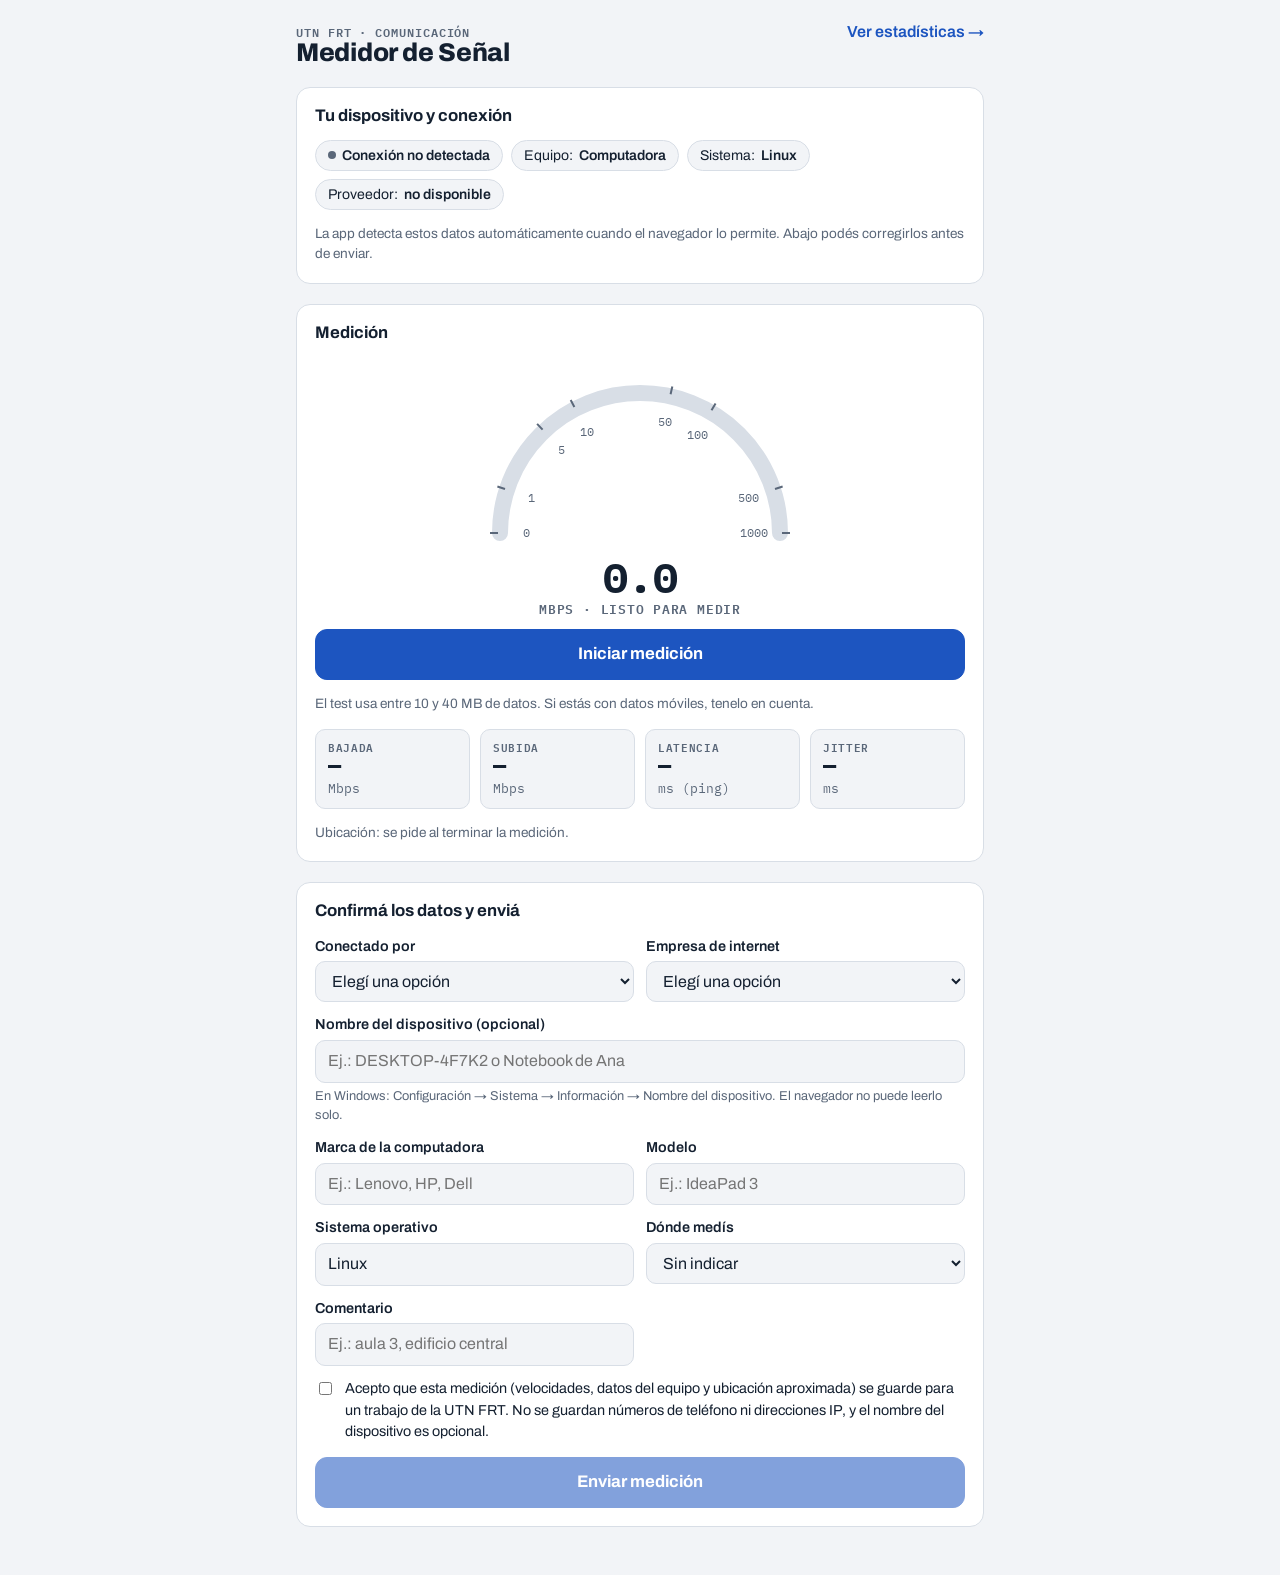
<file: index.html>
<!doctype html>
<html lang="es">
<head>
<meta charset="utf-8">
<meta name="viewport" content="width=device-width, initial-scale=1, viewport-fit=cover">
<title>Medidor de Señal UTN</title>
<link rel="preconnect" href="https://fonts.googleapis.com">
<link rel="stylesheet" href="https://fonts.googleapis.com/css2?family=Archivo:wght@400;600;700;800&family=IBM+Plex+Mono:wght@500;600;700&display=swap">
<link rel="stylesheet" href="estilos.css">
</head>
<body>
<main class="wrap">
  <header class="top">
    <div>
      <div class="eyebrow">UTN FRT · Comunicación</div>
      <h1>Medidor de Señal</h1>
    </div>
    <a class="nav-link" href="estadisticas.html">Ver estadísticas →</a>
  </header>

  <div id="avisoAndroid" class="aviso" hidden>
    <b>¿Tenés Android?</b> Bajá la app y mide todo sola, incluida la señal real en dBm y la SINR.
    <a href="MedidorSenal-UTN.apk" download>Descargar app para Android (APK)</a>
  </div>

  <div id="modoDemo" class="aviso" hidden>
    Modo demo: la app no está conectada a la planilla compartida, así que las mediciones se guardan solo en este navegador.
  </div>

  <section class="card" aria-labelledby="t-disp">
    <h2 id="t-disp">Tu dispositivo y conexión</h2>
    <div class="chips" id="chips">
      <span class="chip"><span class="dot" id="dotConexion"></span><b id="chipConexion">Detectando…</b></span>
      <span class="chip">Equipo: <b id="chipEquipo">…</b></span>
      <span class="chip">Sistema: <b id="chipSO">…</b></span>
      <span class="chip">Proveedor: <b id="chipISP">…</b></span>
    </div>
    <p class="small muted" style="margin:0">
      La app detecta estos datos automáticamente cuando el navegador lo permite. Abajo podés corregirlos antes de enviar.
    </p>
  </section>

  <section class="card" aria-labelledby="t-med">
    <h2 id="t-med">Medición</h2>
    <div class="gauge">
      <svg id="gauge" viewBox="0 0 340 196" role="img" aria-label="Velocidad actual en megabits por segundo"></svg>
      <div class="valor" id="gValor">0.0</div>
      <div class="fase" id="gFase">Mbps · listo para medir</div>
    </div>
    <button class="primario" id="btnMedir">Iniciar medición</button>
    <p class="small muted" style="margin:0">
      El test usa entre 10 y 40 MB de datos. Si estás con datos móviles, tenelo en cuenta.
    </p>
    <div class="metricas">
      <div class="metrica"><div class="k">Bajada</div><div class="v" id="mBajada">—</div><div class="u">Mbps</div></div>
      <div class="metrica"><div class="k">Subida</div><div class="v" id="mSubida">—</div><div class="u">Mbps</div></div>
      <div class="metrica"><div class="k">Latencia</div><div class="v" id="mLatencia">—</div><div class="u">ms (ping)</div></div>
      <div class="metrica"><div class="k">Jitter</div><div class="v" id="mJitter">—</div><div class="u">ms</div></div>
    </div>
    <div class="small muted" id="ubicacionTxt">Ubicación: se pide al terminar la medición.</div>
  </section>

  <section class="card" aria-labelledby="t-form">
    <h2 id="t-form">Confirmá los datos y enviá</h2>
    <form id="form" novalidate>
      <div class="campos">
        <div class="campo">
          <label for="conexion">Conectado por</label>
          <select id="conexion" required>
            <option value="">Elegí una opción</option>
            <option value="WiFi">WiFi</option>
            <option value="Datos móviles">Datos móviles (antena)</option>
            <option value="Cable">Cable (Ethernet)</option>
          </select>
        </div>
        <div class="campo">
          <label for="tecnologia">Tecnología de la red móvil</label>
          <select id="tecnologia">
            <option value="">No sé / no aplica</option>
            <option>5G</option><option>4G</option><option>3G</option><option>2G</option>
          </select>
          <span class="ayuda">Es lo que muestra el celular al lado de las barritas.</span>
        </div>
        <div class="campo">
          <label for="empresa" id="labelEmpresa">Empresa de tu línea</label>
          <select id="empresa" required></select>
        </div>
        <div class="campo full">
          <label for="nombre_dispositivo">Nombre del dispositivo (opcional)</label>
          <input id="nombre_dispositivo" autocomplete="off" maxlength="40" placeholder="Ej.: Galaxy A54 de Ana">
          <span class="ayuda" id="ayudaNombre">Está en Ajustes → Acerca del teléfono. El navegador no puede leerlo solo. Si no querés que aparezca tu nombre, dejalo vacío.</span>
        </div>
        <div class="campo">
          <label for="marca" id="labelMarca">Marca del celular</label>
          <input id="marca" list="marcas" autocomplete="off" required>
          <datalist id="marcas">
            <option>Samsung</option><option>Motorola</option><option>Xiaomi</option><option>Apple</option>
            <option>Huawei</option><option>Google</option><option>Oppo</option><option>Realme</option>
            <option>Vivo</option><option>LG</option><option>TCL/Alcatel</option><option>ZTE</option><option>Nokia</option>
          </datalist>
        </div>
        <div class="campo">
          <label for="modelo">Modelo</label>
          <input id="modelo" autocomplete="off" placeholder="Ej.: Galaxy A54">
        </div>
        <div class="campo">
          <label for="so">Sistema operativo</label>
          <input id="so" autocomplete="off" required>
        </div>
        <div class="campo">
          <label for="senal_dbm">Señal en dBm (opcional)</label>
          <input id="senal_dbm" type="number" inputmode="numeric" min="-140" max="-30" placeholder="Ej.: -95">
          <span class="ayuda">Android: Ajustes → Acerca del teléfono → Estado → Estado de la SIM → Intensidad de la señal.</span>
        </div>
        <div class="campo">
          <label for="barras">Barritas de señal</label>
          <select id="barras">
            <option value="">No sé</option>
            <option>0</option><option>1</option><option>2</option><option>3</option><option>4</option><option>5</option>
          </select>
        </div>
        <div class="campo">
          <label for="lugar">Dónde medís</label>
          <select id="lugar">
            <option value="">Sin indicar</option>
            <option>Interior</option><option>Exterior</option><option>En movimiento</option>
          </select>
        </div>
        <div class="campo">
          <label for="comentario">Comentario</label>
          <input id="comentario" autocomplete="off" placeholder="Ej.: aula 3, edificio central">
        </div>
        <div class="campo full" id="analisis" hidden>
          <div class="aviso small" id="analisisTxt"></div>
        </div>
        <div class="campo full">
          <label class="check" for="consentimiento">
            <input type="checkbox" id="consentimiento" required>
            <span>Acepto que esta medición (velocidades, datos del equipo y ubicación aproximada) se guarde para un trabajo de la UTN FRT. No se guardan números de teléfono ni direcciones IP, y el nombre del dispositivo es opcional.</span>
          </label>
        </div>
      </div>
      <button class="primario" type="submit" id="btnEnviar" disabled>Enviar medición</button>
      <div id="estado" class="aviso" hidden></div>
    </form>
  </section>
</main>

<script src="config.js"></script>
<script src="teoria.js"></script>
<script>
"use strict";
const $ = (id) => document.getElementById(id);
const CFG = window.CONFIG;
const medicion = {};          // datos detectados y medidos
let medido = false;

// ---------- Velocímetro (escala logarítmica 0–1000 Mbps) ----------
const G = { cx: 170, cy: 176, r: 140, max: 1000 };
const frac = (v) => Math.min(1, Math.log10(1 + Math.max(0, v)) / Math.log10(1 + G.max));
function punto(f, r) {
  const a = Math.PI - f * Math.PI;
  return [G.cx + r * Math.cos(a), G.cy - r * Math.sin(a)];
}
function arco(f) {
  const [x0, y0] = punto(0, G.r), [x1, y1] = punto(f, G.r);
  return `M ${x0.toFixed(1)} ${y0.toFixed(1)} A ${G.r} ${G.r} 0 0 1 ${x1.toFixed(1)} ${y1.toFixed(1)}`;
}
function dibujarGauge(v) {
  const ticks = [0, 1, 5, 10, 50, 100, 500, 1000];
  const marcas = ticks.map((t) => {
    const [x0, y0] = punto(frac(t), G.r + 10), [x1, y1] = punto(frac(t), G.r + 2);
    const [lx, ly] = punto(frac(t), G.r - 26);
    return `<line x1="${x0}" y1="${y0}" x2="${x1}" y2="${y1}" stroke="var(--muted)" stroke-width="2"/>
            <text x="${lx}" y="${ly + 4}" text-anchor="middle" font-family="IBM Plex Mono, monospace" font-size="12" fill="var(--muted)">${t}</text>`;
  }).join("");
  $("gauge").innerHTML = `
    <path d="${arco(1)}" fill="none" stroke="var(--line)" stroke-width="16" stroke-linecap="round"/>
    ${v > 0 ? `<path d="${arco(frac(v))}" fill="none" stroke="var(--accent)" stroke-width="16" stroke-linecap="round"/>` : ""}
    ${marcas}`;
}
function mostrarVelocidad(v, fase) {
  dibujarGauge(v);
  $("gValor").textContent = v >= 100 ? v.toFixed(0) : v.toFixed(1);
  $("gFase").textContent = fase;
}

// ---------- Detección del dispositivo ----------
const REGLAS_MARCA = [
  [/iPhone|iPad|iPod|Macintosh/i, "Apple"],
  [/^SM-|Galaxy|samsung/i, "Samsung"],
  [/moto|^XT\d{4}/i, "Motorola"],
  [/Redmi|POCO|Xiaomi|^Mi |^M2\d{3}|^2\d{6}/i, "Xiaomi"],
  [/Pixel/i, "Google"],
  [/HUAWEI|Honor|^[A-Z]{3}-L\d/i, "Huawei"],
  [/^CPH\d|OPPO/i, "Oppo"],
  [/^RMX\d|realme/i, "Realme"],
  [/^V\d{4}|vivo/i, "Vivo"],
  [/^LM-|LG-/i, "LG"],
  [/TCL|Alcatel|^T\d{3}[A-Z]/i, "TCL/Alcatel"],
  [/ZTE|Blade/i, "ZTE"],
  [/Nokia|^TA-\d/i, "Nokia"],
];
// Samsung informa un código (SM-A546E); se traduce al nombre comercial de los modelos más comunes.
const SAMSUNG = {
  A032: "Galaxy A03 Core", A035: "Galaxy A03", A045: "Galaxy A04", A047: "Galaxy A04s", A055: "Galaxy A05", A057: "Galaxy A05s",
  A135: "Galaxy A13", A145: "Galaxy A14", A146: "Galaxy A14 5G", A155: "Galaxy A15", A156: "Galaxy A15 5G",
  A245: "Galaxy A24", A256: "Galaxy A25 5G", A325: "Galaxy A32", A336: "Galaxy A33 5G", A346: "Galaxy A34 5G",
  A356: "Galaxy A35 5G", A525: "Galaxy A52", A536: "Galaxy A53 5G", A546: "Galaxy A54 5G", A556: "Galaxy A55 5G",
  G991: "Galaxy S21", S901: "Galaxy S22", S911: "Galaxy S23", S918: "Galaxy S23 Ultra", S921: "Galaxy S24", S928: "Galaxy S24 Ultra",
};
function nombreComercial(modelo) {
  const m = modelo.match(/^SM-([A-Z]\d{3})/i);
  if (m && SAMSUNG[m[1].toUpperCase()]) return `${SAMSUNG[m[1].toUpperCase()]} (${modelo})`;
  return modelo;
}
function marcaDesde(texto) {
  for (const [re, m] of REGLAS_MARCA) if (re.test(texto)) return m;
  return "";
}

async function detectarDispositivo() {
  const ua = navigator.userAgent;
  let so = "Otro", version = "", modelo = "";
  if (/iPhone|iPad|iPod/.test(ua)) {
    so = "iOS";
    const m = ua.match(/OS (\d+)[_.](\d+)/); if (m) version = `${m[1]}.${m[2]}`;
    modelo = /iPad/.test(ua) ? "iPad" : "iPhone";
  } else if (/Android/.test(ua)) {
    so = "Android";
    const m = ua.match(/Android (\d+(?:\.\d+)?)/); if (m) version = m[1];
    const mm = ua.match(/Android [^;]*; ([^;)]+)[;)]/); if (mm && mm[1].trim() !== "K") modelo = mm[1].trim();
  } else if (/Windows NT/.test(ua)) { so = "Windows"; }
  else if (/Mac OS X/.test(ua)) { so = "macOS"; }
  else if (/Linux/.test(ua)) { so = "Linux"; }

  // Chrome en Android da el modelo real con Client Hints (el user agent lo oculta como "K").
  if (navigator.userAgentData?.getHighEntropyValues) {
    try {
      const h = await navigator.userAgentData.getHighEntropyValues(["model", "platformVersion"]);
      if (h.model) modelo = h.model;
      if (so === "Android" && h.platformVersion) version = h.platformVersion.split(".")[0];
      if (so === "Windows" && h.platformVersion) version = parseInt(h.platformVersion) >= 13 ? "11" : "10";
    } catch (e) { /* sin client hints */ }
  }
  const movil = /Mobi|Android|iPhone|iPod/.test(ua) || navigator.userAgentData?.mobile;
  const tablet = /iPad|Tablet/.test(ua);
  const navegador = /EdgA?\//.test(ua) ? "Edge" : /SamsungBrowser/.test(ua) ? "Samsung Internet"
    : /Firefox|FxiOS/.test(ua) ? "Firefox" : /CriOS|Chrome/.test(ua) ? "Chrome" : /Safari/.test(ua) ? "Safari" : "Otro";

  const marca = marcaDesde(modelo) || marcaDesde(ua);
  modelo = nombreComercial(modelo);
  Object.assign(medicion, {
    tipo_dispositivo: tablet ? "Tablet" : movil ? "Celular" : "Computadora",
    marca,
    modelo, so, version_so: version, navegador,
  });
  $("chipEquipo").textContent = [medicion.marca, modelo].filter(Boolean).join(" ") || medicion.tipo_dispositivo;
  if (medicion.tipo_dispositivo === "Computadora") {
    // En PC el navegador no informa ni la marca ni el nombre del equipo: se cargan a mano.
    $("labelMarca").textContent = "Marca de la computadora";
    $("labelEmpresa").textContent = "Empresa de internet";
    $("marca").placeholder = "Ej.: Lenovo, HP, Dell";
    $("modelo").placeholder = "Ej.: IdeaPad 3";
    $("nombre_dispositivo").placeholder = "Ej.: DESKTOP-4F7K2 o Notebook de Ana";
    $("ayudaNombre").textContent = so === "macOS"
      ? "Está en Ajustes del Sistema → General → Información. El navegador no puede leerlo solo."
      : "En Windows: Configuración → Sistema → Información → Nombre del dispositivo. El navegador no puede leerlo solo.";
    for (const id of ["tecnologia", "senal_dbm", "barras"]) $(id).closest(".campo").hidden = true;
  }
  $("chipSO").textContent = `${so} ${version}`.trim();
  $("marca").value = medicion.marca;
  $("modelo").value = modelo;
  $("so").value = `${so} ${version}`.trim();
}

// ---------- Tipo de conexión (API Network Information, solo Chrome Android) ----------
function detectarConexion() {
  const c = navigator.connection;
  const tipo = c?.type;   // "wifi", "cellular", "ethernet"...
  let conexion = "";
  if (tipo === "wifi") conexion = "WiFi";
  else if (tipo === "cellular") conexion = "Datos móviles";
  else if (tipo === "ethernet") conexion = "Cable";
  medicion.tipo_red_detectado = [tipo, c?.effectiveType].filter(Boolean).join(" / ");
  if (conexion) $("conexion").value = conexion;
  pintarConexion(conexion);
}
function pintarConexion(txt) {
  $("chipConexion").textContent = txt || "Conexión no detectada";
  $("dotConexion").className = "dot" + (txt === "WiFi" ? " wifi" : txt === "Datos móviles" ? " datos" : "");
}

// ---------- Proveedor de internet por IP ----------
function empresaDesde(isp) {
  const s = (isp || "").toLowerCase();
  if (/claro|amx/.test(s)) return "Claro";
  if (/telef[oó]nica|movistar/.test(s)) return "Movistar";
  if (/telecom|personal/.test(s)) return "Personal";
  return "";
}
async function detectarISP() {
  try {
    const r = await fetch(CFG.IP_INFO_URL, { cache: "no-store" });
    const d = await r.json();
    if (!d.success) throw new Error("sin datos");
    medicion.isp_detectado = d.connection?.isp || d.connection?.org || "";
    medicion.asn = d.connection?.asn ? "AS" + d.connection.asn : "";
    medicion.ciudad = d.city || "";
    medicion._ipLat = d.latitude; medicion._ipLon = d.longitude;
    $("chipISP").textContent = medicion.isp_detectado || "desconocido";
    sugerirEmpresa();
  } catch (e) {
    $("chipISP").textContent = "no disponible";
  }
}
// Con datos móviles, el proveedor de la IP ES la empresa de la línea. Con WiFi es el proveedor de la casa.
function sugerirEmpresa() {
  const sug = empresaDesde(medicion.isp_detectado);
  const esProveedor = $("conexion").value === "Datos móviles" || medicion.tipo_dispositivo === "Computadora";
  if (esProveedor && sug && !$("empresa").value) $("empresa").value = sug;
}

// ---------- Test de velocidad ----------
const host = CFG.SPEED_HOST;
const mediana = (a) => { const s = [...a].sort((x, y) => x - y); const m = s.length >> 1; return s.length % 2 ? s[m] : (s[m - 1] + s[m]) / 2; };

async function medirLatencia(n = 10) {
  const tiempos = [];
  for (let i = 0; i < n + 1; i++) {
    const t0 = performance.now();
    await fetch(`${host}/__down?bytes=0&r=${Math.random()}`, { cache: "no-store" });
    const t = performance.now() - t0;
    if (i > 0) tiempos.push(t);              // la primera incluye la conexión TLS: se descarta
    mostrarVelocidad(0, `Latencia · ${t.toFixed(0)} ms`);
  }
  let jit = 0;
  for (let i = 1; i < tiempos.length; i++) jit += Math.abs(tiempos[i] - tiempos[i - 1]);
  return { latencia: mediana(tiempos), jitter: jit / (tiempos.length - 1) };
}

async function bajar(bytes) {
  const t0 = performance.now();
  const r = await fetch(`${host}/__down?bytes=${bytes}&r=${Math.random()}`, { cache: "no-store" });
  const lector = r.body.getReader();
  let recibidos = 0;
  for (;;) {
    const { done, value } = await lector.read();
    if (done) break;
    recibidos += value.length;
    const s = (performance.now() - t0) / 1000;
    if (s > 0.15) mostrarVelocidad((recibidos * 8) / s / 1e6, "Mbps · bajada");
  }
  const s = (performance.now() - t0) / 1000;
  return { mbps: (recibidos * 8) / s / 1e6, s };
}

async function subir(bytes) {
  const datos = new Uint8Array(bytes);
  crypto.getRandomValues(datos.subarray(0, Math.min(bytes, 65536)));
  const t0 = performance.now();
  await fetch(`${host}/__up?r=${Math.random()}`, { method: "POST", body: datos, cache: "no-store" });
  const s = (performance.now() - t0) / 1000;
  const mbps = (bytes * 8) / s / 1e6;
  mostrarVelocidad(mbps, "Mbps · subida");
  return { mbps, s };
}

// Arranca con archivos chicos y agranda mientras la transferencia dure poco (así no se gastan datos de más).
async function serie(fn, tamanos) {
  const res = [];
  for (const b of tamanos) {
    const r = await fn(b);
    res.push(r.mbps);
    if (r.s > 2.5) break;
  }
  const grandes = res.length > 1 ? res.slice(1) : res;   // la primera es de calentamiento
  return Math.max(...grandes);
}

function ubicar() {
  return new Promise((ok) => {
    if (!navigator.geolocation) return ok(null);
    navigator.geolocation.getCurrentPosition(
      (p) => ok({ lat: p.coords.latitude, lon: p.coords.longitude, precision: p.coords.accuracy, fuente: "GPS" }),
      () => ok(null),
      { enableHighAccuracy: true, timeout: 12000, maximumAge: 60000 });
  });
}

async function medir() {
  const btn = $("btnMedir");
  btn.disabled = true; btn.textContent = "Midiendo…";
  ["mBajada", "mSubida", "mLatencia", "mJitter"].forEach((id) => ($(id).textContent = "—"));
  try {
    const { latencia, jitter } = await medirLatencia();
    $("mLatencia").textContent = latencia.toFixed(0);
    $("mJitter").textContent = jitter.toFixed(1);

    const bajada = await serie(bajar, [200e3, 2e6, 10e6, 25e6]);
    $("mBajada").textContent = bajada.toFixed(1);

    const subida = await serie(subir, [200e3, 1e6, 4e6, 10e6]);
    $("mSubida").textContent = subida.toFixed(1);

    mostrarVelocidad(bajada, "Mbps · resultado de bajada");
    Object.assign(medicion, {
      bajada_mbps: +bajada.toFixed(2), subida_mbps: +subida.toFixed(2),
      latencia_ms: +latencia.toFixed(1), jitter_ms: +jitter.toFixed(1),
    });

    $("ubicacionTxt").textContent = "Ubicación: pidiendo permiso…";
    const pos = await ubicar();
    if (pos) {
      Object.assign(medicion, { lat: +pos.lat.toFixed(5), lon: +pos.lon.toFixed(5), precision_m: Math.round(pos.precision), ubicacion_fuente: "GPS" });
      $("ubicacionTxt").textContent = `Ubicación: GPS, precisión ±${Math.round(pos.precision)} m.`;
    } else if (medicion._ipLat) {
      Object.assign(medicion, { lat: +(+medicion._ipLat).toFixed(3), lon: +(+medicion._ipLon).toFixed(3), precision_m: "", ubicacion_fuente: "IP (aprox.)" });
      $("ubicacionTxt").textContent = `Ubicación: sin permiso de GPS, se usa la ciudad aproximada por IP (${medicion.ciudad || "desconocida"}).`;
    } else {
      $("ubicacionTxt").textContent = "Ubicación: no disponible.";
    }
    medido = true;
    analizar();
    $("btnEnviar").disabled = false;
    btn.textContent = "Medir de nuevo";
  } catch (e) {
    mostrarVelocidad(0, "Error en la medición");
    btn.textContent = "Reintentar medición";
    estado("No se pudo completar la medición. Revisá que tengas conexión a internet y probá de nuevo.", "error");
  } finally {
    btn.disabled = false;
  }
}

// ---------- Envío ----------
function estado(txt, tipo) {
  const el = $("estado");
  el.hidden = false; el.textContent = txt; el.className = "aviso " + (tipo || "");
}
function guardarLocal(reg) {
  try {
    const lista = JSON.parse(localStorage.getItem("mediciones") || "[]");
    lista.push(reg);
    localStorage.setItem("mediciones", JSON.stringify(lista));
  } catch (e) { /* almacenamiento no disponible */ }
}

async function enviar(ev) {
  ev.preventDefault();
  if (!medido) return estado("Primero hacé la medición.", "error");
  const faltan = [];
  if (!$("conexion").value) faltan.push("cómo estás conectado");
  if (!$("empresa").value) faltan.push("la empresa de tu línea");
  if (!$("marca").value.trim()) faltan.push("la marca");
  if (!$("consentimiento").checked) faltan.push("aceptar el uso de los datos");
  if (faltan.length) return estado("Falta completar: " + faltan.join(", ") + ".", "error");

  const soTxt = $("so").value.trim();
  const reg = {
    ...medicion,
    id: (crypto.randomUUID ? crypto.randomUUID() : String(Date.now())),
    fecha: new Date().toISOString(),
    conexion: $("conexion").value,
    tecnologia: $("conexion").value === "Datos móviles" ? $("tecnologia").value : "",
    empresa: $("empresa").value,
    origen: "web",
    nombre_dispositivo: $("nombre_dispositivo").value.trim(),
    marca: $("marca").value.trim(),
    modelo: $("modelo").value.trim(),
    so: soTxt.split(" ")[0],
    version_so: soTxt.split(" ").slice(1).join(" "),
    senal_dbm: $("senal_dbm").value,
    barras: $("barras").value,
    lugar: $("lugar").value,
    comentario: $("comentario").value.trim(),
  };
  const fila = {};
  for (const c of window.CAMPOS) fila[c] = reg[c] ?? "";

  $("btnEnviar").disabled = true;
  guardarLocal(fila);
  if (!CFG.SCRIPT_URL) {
    estado("Medición guardada en este navegador (modo demo). Podés verla en Estadísticas.", "ok");
  } else {
    try {
      // Apps Script no responde CORS en POST: se envía como texto plano y sin leer la respuesta.
      await fetch(CFG.SCRIPT_URL, { method: "POST", mode: "no-cors", headers: { "Content-Type": "text/plain;charset=utf-8" }, body: JSON.stringify(fila) });
      estado("¡Gracias! Tu medición se envió a la planilla compartida.", "ok");
    } catch (e) {
      estado("No se pudo enviar a la planilla. Quedó guardada en este navegador; probá enviar otra medición más tarde.", "error");
    }
  }
  medido = false;
}

// ---------- Análisis con la teoría de la cátedra ----------
// Modelo simplificado: ruido térmico kTB con B = 20 MHz y T = 25 °C (ejemplo de la Unidad 3).
function analizar() {
  const T = window.TEORIA, f = (x, d = 1) => x.toLocaleString("es-AR", { maximumFractionDigits: d });
  const partes = [];
  const dbm = parseFloat($("senal_dbm").value);
  const conexion = $("conexion").value || "Datos móviles";
  if (!Number.isNaN(dbm)) {
    const ruido = T.ruidoTermicoDbm(20, 25), snr = T.snrDb(dbm, 20, 25, conexion), c = T.shannonMbps(20, snr);
    partes.push(`<b>${dbm} dBm = ${T.potenciaLegible(T.dbmAmW(dbm))}</b> · calidad <b>${T.calidad(dbm, conexion)}</b>.`);
    if (conexion !== "WiFi") {
      const s = T.potenciaTotalDbm(dbm, 20, conexion);
      partes.push(`Ese valor es RSRP (una subportadora de 15 kHz). En un canal de 20 MHz hay ${T.subportadoras(20)} subportadoras: S = ${dbm} + 10·log(${T.subportadoras(20)}) = ${f(s)} dBm.`);
    }
    partes.push(`Ruido térmico (kTB, 20 MHz, 25 °C) = ${f(ruido)} dBm → SNR ≈ ${f(snr)} dB → capacidad de Shannon ≈ ${f(c, 0)} Mbps.`);
    if (medicion.bajada_mbps) {
      const pct = (100 * medicion.bajada_mbps) / c;
      partes.push(`Tu bajada medida es el ${f(pct, 0)} % de ese límite teórico.`);
      if (pct > 100) partes.push(`<b>Ojo:</b> superar el límite de Shannon no es posible en un solo canal de 20 MHz. Puede que la operadora use varios canales a la vez (agregación de portadoras) o que la señal ingresada no corresponda a la conexión con la que se midió (por ejemplo, se midió con WiFi).`);
    }
  }
  const tec = $("tecnologia").value;
  if (tec && T.MAXIMOS[tec] && $("conexion").value === "Datos móviles") {
    partes.push(`Máximo teórico de ${tec} (Unidad 7): ${T.MAXIMOS[tec].texto}.`);
  }
  $("analisis").hidden = !partes.length;
  $("analisisTxt").innerHTML = partes.join("<br>");
}

// ---------- Inicio ----------
["senal_dbm", "tecnologia", "conexion"].forEach((id) => $(id).addEventListener("input", analizar));
$("empresa").innerHTML = '<option value="">Elegí una opción</option>' + window.EMPRESAS.map((e) => `<option>${e}</option>`).join("");
$("modoDemo").hidden = !!CFG.SCRIPT_URL;
$("avisoAndroid").hidden = !/Android/i.test(navigator.userAgent);
$("conexion").addEventListener("change", () => { pintarConexion($("conexion").value); sugerirEmpresa(); });
$("btnMedir").addEventListener("click", medir);
$("form").addEventListener("submit", enviar);
dibujarGauge(0);
detectarConexion();
detectarDispositivo().then(detectarISP);   // el ISP necesita saber si es PC o celular
</script>
</body>
</html>
</file>
<file: estilos.css>
/* Layout: una columna pensada para celular; los bloques de medición son tarjetas, el resto va sobre el fondo */
:root {
  --bg: #F2F4F7;
  --surface: #FFFFFF;
  --fg: #142030;
  --muted: #5A6779;
  --line: #D8DEE6;
  --accent: #1D55C0;
  --accent-ink: #FFFFFF;
  --amber: #B86E00;
  --good: #1D8549;
  --bad: #BF3A2B;
  --font-display: "Archivo", "Segoe UI", system-ui, sans-serif;
  --font-body: "Archivo", "Segoe UI", system-ui, sans-serif;
  --font-mono: "IBM Plex Mono", ui-monospace, Consolas, monospace;
  --radius: 14px;
}
@media (prefers-color-scheme: dark) {
  :root:not([data-theme="light"]) {
    --bg: #0D141E; --surface: #152030; --fg: #E5EBF2; --muted: #95A3B5; --line: #263549;
    --accent: #6E9DFF; --accent-ink: #0A1322; --amber: #F2A93B; --good: #4BC67C; --bad: #F0705F;
    color-scheme: dark;
  }
}
:root[data-theme="dark"] {
  --bg: #0D141E; --surface: #152030; --fg: #E5EBF2; --muted: #95A3B5; --line: #263549;
  --accent: #6E9DFF; --accent-ink: #0A1322; --amber: #F2A93B; --good: #4BC67C; --bad: #F0705F;
  color-scheme: dark;
}

* { box-sizing: border-box; }
[hidden] { display: none !important; }
html { -webkit-text-size-adjust: 100%; }
body {
  margin: 0;
  background: var(--bg);
  color: var(--fg);
  font: 16px/1.5 var(--font-body);
}
.wrap {
  max-width: 720px;
  margin: 0 auto;
  padding-inline: 16px;
  padding-block: 20px 48px;
  display: flex;
  flex-direction: column;
  gap: 20px;
}
.wrap.ancho { max-width: 1120px; }

header.top { display: flex; align-items: baseline; justify-content: space-between; gap: 12px; flex-wrap: wrap; }
header.top h1 {
  font: 800 1.6rem/1.1 var(--font-display);
  letter-spacing: -0.01em;
  margin: 0;
  text-wrap: balance;
}
.eyebrow {
  font: 600 0.72rem/1 var(--font-mono);
  letter-spacing: 0.08em;
  text-transform: uppercase;
  color: var(--muted);
}
a { color: var(--accent); }
.nav-link { font-weight: 600; text-decoration: none; }
.nav-link:hover { text-decoration: underline; }

.card {
  background: var(--surface);
  border: 1px solid var(--line);
  border-radius: var(--radius);
  padding: 18px;
  display: flex;
  flex-direction: column;
  gap: 14px;
  min-width: 0;
}
.card h2 { font: 700 1.05rem/1.2 var(--font-display); margin: 0; }
.muted { color: var(--muted); }
.small { font-size: 0.85rem; }

.chips { display: flex; flex-wrap: wrap; gap: 8px; }
.chip {
  display: inline-flex; align-items: center; gap: 6px;
  border: 1px solid var(--line); border-radius: 999px;
  padding: 4px 12px; font-size: 0.88rem; background: var(--bg);
}
.chip b { font-weight: 600; }
.dot { width: 8px; height: 8px; border-radius: 50%; background: var(--muted); }
.dot.wifi { background: var(--accent); }
.dot.datos { background: var(--amber); }

button {
  font: 700 1rem/1 var(--font-body);
  border-radius: 12px; border: 1px solid var(--line);
  background: var(--surface); color: var(--fg);
  padding: 12px 16px; cursor: pointer;
}
button.primario { background: var(--accent); color: var(--accent-ink); border-color: var(--accent); padding: 16px; font-size: 1.05rem; }
button:disabled { opacity: 0.55; cursor: progress; }
button:focus-visible, input:focus-visible, select:focus-visible, textarea:focus-visible { outline: 3px solid var(--accent); outline-offset: 2px; }

.gauge { display: flex; flex-direction: column; align-items: center; gap: 4px; }
.gauge svg { width: 100%; max-width: 340px; height: auto; }
.gauge .valor { font: 700 2.6rem/1 var(--font-mono); font-variant-numeric: tabular-nums; }
.gauge .fase { font: 600 0.8rem/1 var(--font-mono); letter-spacing: 0.06em; text-transform: uppercase; color: var(--muted); }

.metricas { display: grid; grid-template-columns: repeat(2, minmax(0, 1fr)); gap: 10px; }
@media (min-width: 560px) { .metricas { grid-template-columns: repeat(4, minmax(0, 1fr)); } }
.metrica { border: 1px solid var(--line); border-radius: 10px; padding: 10px 12px; background: var(--bg); }
.metrica .k { font: 600 0.7rem/1.2 var(--font-mono); letter-spacing: 0.06em; text-transform: uppercase; color: var(--muted); }
.metrica .v { font: 700 1.35rem/1.2 var(--font-mono); font-variant-numeric: tabular-nums; }
.metrica .u { font-size: 0.8rem; color: var(--muted); font-family: var(--font-mono); }

form { display: flex; flex-direction: column; gap: 14px; }
.campos { display: grid; grid-template-columns: repeat(2, minmax(0, 1fr)); gap: 12px; }
@media (max-width: 480px) { .campos { grid-template-columns: 1fr; } }
.campo { display: flex; flex-direction: column; gap: 4px; min-width: 0; }
.campo.full { grid-column: 1 / -1; }
label { font-weight: 600; font-size: 0.9rem; }
input, select, textarea {
  font: 16px/1.3 var(--font-body); color: var(--fg); background: var(--bg);
  border: 1px solid var(--line); border-radius: 10px; padding: 10px 12px; width: 100%;
}
.ayuda { font-size: 0.8rem; color: var(--muted); }
.check { display: flex; gap: 10px; align-items: flex-start; font-weight: 400; }
.check input { width: auto; margin-top: 4px; }

.aviso { border-radius: 10px; padding: 10px 12px; font-size: 0.9rem; border: 1px solid var(--line); background: var(--bg); }
.aviso.ok { border-color: var(--good); color: var(--good); }
.aviso.error { border-color: var(--bad); color: var(--bad); }

table { border-collapse: collapse; width: 100%; font-size: 0.85rem; }
th, td { text-align: left; padding: 6px 8px; border-bottom: 1px solid var(--line); white-space: nowrap; }
td.num, th.num { text-align: right; font-family: var(--font-mono); font-variant-numeric: tabular-nums; }
th { font: 600 0.72rem/1.2 var(--font-mono); letter-spacing: 0.05em; text-transform: uppercase; color: var(--muted); }
.scroll-x { overflow-x: auto; }

@media (prefers-reduced-motion: reduce) { * { transition: none !important; animation: none !important; } }
</file>
